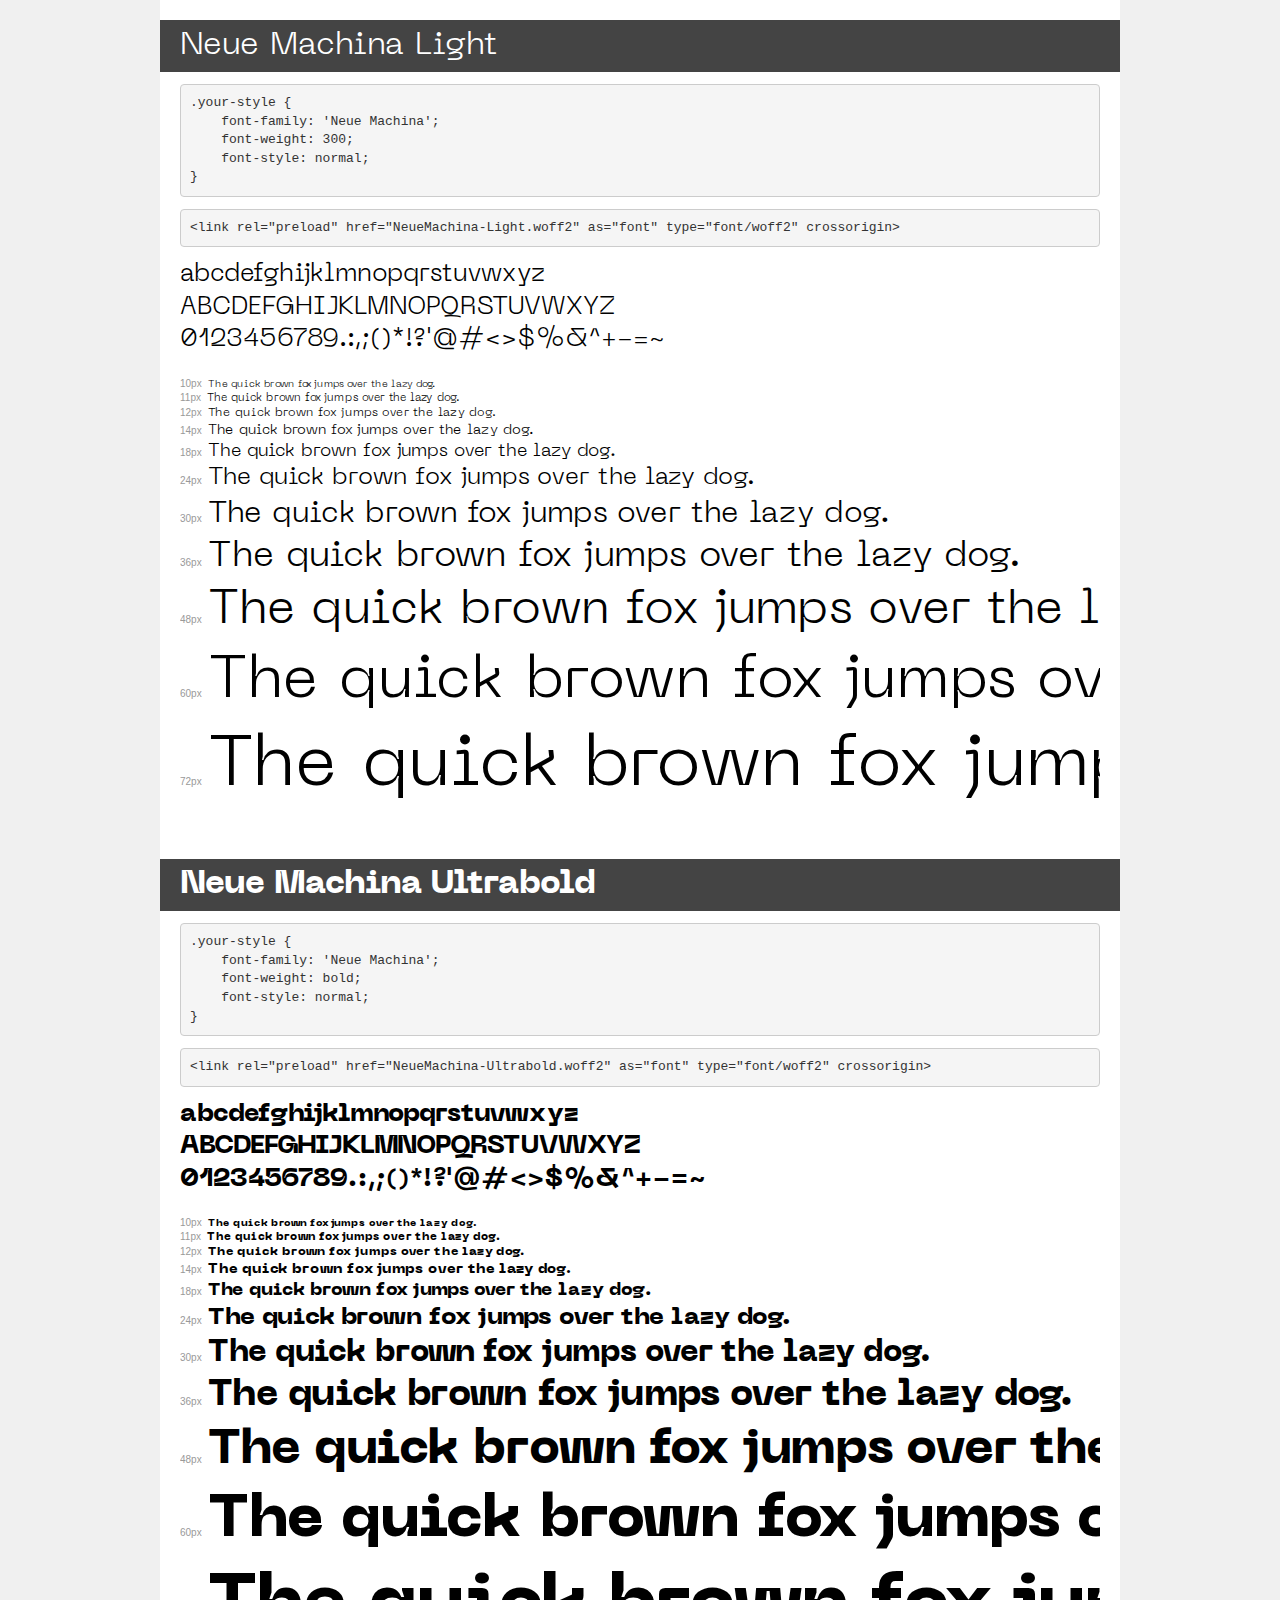
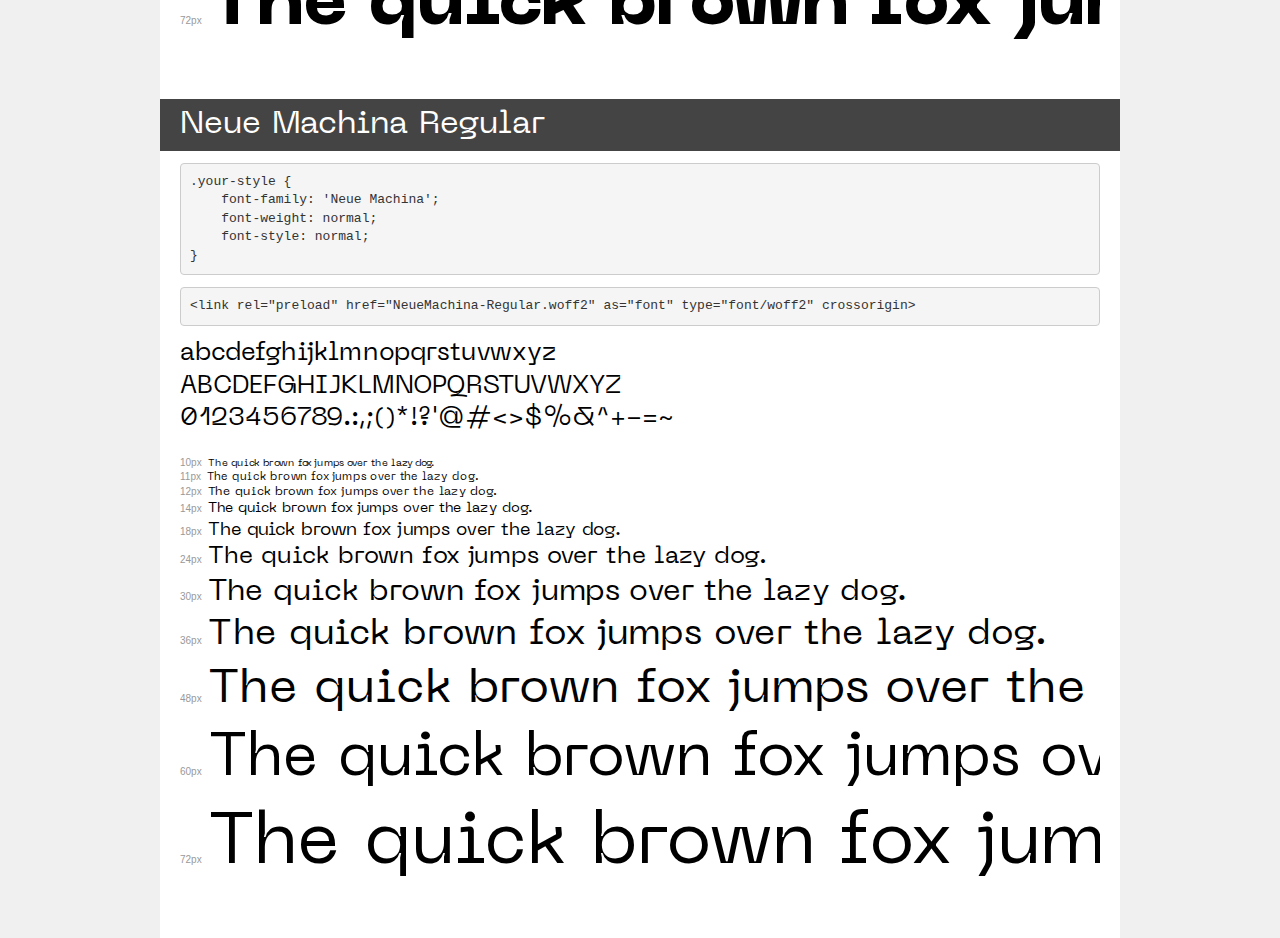
<file: fonts/transfonter.org-20231012-055249/demo.html>
<!DOCTYPE html>
<html lang="en">
<head>
    <meta charset="utf-8">
    <meta http-equiv="X-UA-Compatible" content="IE=edge">
    <meta name="viewport" content="width=device-width, initial-scale=1">
    <meta name="robots" content="noindex, noarchive">
    <meta name="format-detection" content="telephone=no">
    <title>Transfonter demo</title>
    <link href="stylesheet.css" rel="stylesheet">
    <style>
        /*
        http://meyerweb.com/eric/tools/css/reset/
        v2.0 | 20110126
        License: none (public domain)
        */
        html, body, div, span, applet, object, iframe,
        h1, h2, h3, h4, h5, h6, p, blockquote, pre,
        a, abbr, acronym, address, big, cite, code,
        del, dfn, em, img, ins, kbd, q, s, samp,
        small, strike, strong, sub, sup, tt, var,
        b, u, i, center,
        dl, dt, dd, ol, ul, li,
        fieldset, form, label, legend,
        table, caption, tbody, tfoot, thead, tr, th, td,
        article, aside, canvas, details, embed,
        figure, figcaption, footer, header, hgroup,
        menu, nav, output, ruby, section, summary,
        time, mark, audio, video {
            margin: 0;
            padding: 0;
            border: 0;
            font-size: 100%;
            font: inherit;
            vertical-align: baseline;
        }
        /* HTML5 display-role reset for older browsers */
        article, aside, details, figcaption, figure,
        footer, header, hgroup, menu, nav, section {
            display: block;
        }
        body {
            line-height: 1;
        }
        ol, ul {
            list-style: none;
        }
        blockquote, q {
            quotes: none;
        }
        blockquote:before, blockquote:after,
        q:before, q:after {
            content: '';
            content: none;
        }
        table {
            border-collapse: collapse;
            border-spacing: 0;
        }
        /* demo styles */
        body {
            background: #f0f0f0;
            color: #000;
        }
        .page {
            background: #fff;
            width: 920px;
            margin: 0 auto;
            padding: 20px 20px 0 20px;
            overflow: hidden;
        }
        .font-container {
            overflow-x: auto;
            overflow-y: hidden;
            margin-bottom: 40px;
            line-height: 1.3;
            white-space: nowrap;
            padding-bottom: 5px;
        }
        h1 {
            position: relative;
            background: #444;
            font-size: 32px;
            color: #fff;
            padding: 10px 20px;
            margin: 0 -20px 12px -20px;
        }
        .letters {
            font-size: 25px;
            margin-bottom: 20px;
        }
        .s10:before {
            content: '10px';
        }
        .s11:before {
            content: '11px';
        }
        .s12:before {
            content: '12px';
        }
        .s14:before {
            content: '14px';
        }
        .s18:before {
            content: '18px';
        }
        .s24:before {
            content: '24px';
        }
        .s30:before {
            content: '30px';
        }
        .s36:before {
            content: '36px';
        }
        .s48:before {
            content: '48px';
        }
        .s60:before {
            content: '60px';
        }
        .s72:before {
            content: '72px';
        }
        .s10:before, .s11:before, .s12:before, .s14:before,
        .s18:before, .s24:before, .s30:before, .s36:before,
        .s48:before, .s60:before, .s72:before {
            font-family: Arial, sans-serif;
            font-size: 10px;
            font-weight: normal;
            font-style: normal;
            color: #999;
            padding-right: 6px;
        }
        pre {
            display: block;
            padding: 9px;
            margin: 0 0 12px;
            font-family: Monaco, Menlo, Consolas, "Courier New", monospace;
            font-size: 13px;
            line-height: 1.428571429;
            color: #333;
            font-weight: normal;
            font-style: normal;
            background-color: #f5f5f5;
            border: 1px solid #ccc;
            overflow-x: auto;
            border-radius: 4px;
        }
        /* responsive */
        @media (max-width: 959px) {
            .page {
                width: auto;
                margin: 0;
            }
        }
    </style>
</head>
<body>
<div class="page">
    <div class="demo">
        <h1 style="font-family: 'Neue Machina'; font-weight: 300; font-style: normal;">Neue Machina Light</h1>
        <pre title="Usage">.your-style {
    font-family: 'Neue Machina';
    font-weight: 300;
    font-style: normal;
}</pre>
        <pre title="Preload (optional)">
&lt;link rel=&quot;preload&quot; href=&quot;NeueMachina-Light.woff2&quot; as=&quot;font&quot; type=&quot;font/woff2&quot; crossorigin&gt;</pre>
        <div class="font-container" style="font-family: 'Neue Machina'; font-weight: 300; font-style: normal;">
            <p class="letters">
                abcdefghijklmnopqrstuvwxyz<br>
ABCDEFGHIJKLMNOPQRSTUVWXYZ<br>
                0123456789.:,;()*!?'@#&lt;&gt;$%&^+-=~
            </p>
            <p class="s10" style="font-size: 10px;">The quick brown fox jumps over the lazy dog.</p>
            <p class="s11" style="font-size: 11px;">The quick brown fox jumps over the lazy dog.</p>
            <p class="s12" style="font-size: 12px;">The quick brown fox jumps over the lazy dog.</p>
            <p class="s14" style="font-size: 14px;">The quick brown fox jumps over the lazy dog.</p>
            <p class="s18" style="font-size: 18px;">The quick brown fox jumps over the lazy dog.</p>
            <p class="s24" style="font-size: 24px;">The quick brown fox jumps over the lazy dog.</p>
            <p class="s30" style="font-size: 30px;">The quick brown fox jumps over the lazy dog.</p>
            <p class="s36" style="font-size: 36px;">The quick brown fox jumps over the lazy dog.</p>
            <p class="s48" style="font-size: 48px;">The quick brown fox jumps over the lazy dog.</p>
            <p class="s60" style="font-size: 60px;">The quick brown fox jumps over the lazy dog.</p>
            <p class="s72" style="font-size: 72px;">The quick brown fox jumps over the lazy dog.</p>
        </div>
    </div>

    <div class="demo">
        <h1 style="font-family: 'Neue Machina'; font-weight: bold; font-style: normal;">Neue Machina Ultrabold</h1>
        <pre title="Usage">.your-style {
    font-family: 'Neue Machina';
    font-weight: bold;
    font-style: normal;
}</pre>
        <pre title="Preload (optional)">
&lt;link rel=&quot;preload&quot; href=&quot;NeueMachina-Ultrabold.woff2&quot; as=&quot;font&quot; type=&quot;font/woff2&quot; crossorigin&gt;</pre>
        <div class="font-container" style="font-family: 'Neue Machina'; font-weight: bold; font-style: normal;">
            <p class="letters">
                abcdefghijklmnopqrstuvwxyz<br>
ABCDEFGHIJKLMNOPQRSTUVWXYZ<br>
                0123456789.:,;()*!?'@#&lt;&gt;$%&^+-=~
            </p>
            <p class="s10" style="font-size: 10px;">The quick brown fox jumps over the lazy dog.</p>
            <p class="s11" style="font-size: 11px;">The quick brown fox jumps over the lazy dog.</p>
            <p class="s12" style="font-size: 12px;">The quick brown fox jumps over the lazy dog.</p>
            <p class="s14" style="font-size: 14px;">The quick brown fox jumps over the lazy dog.</p>
            <p class="s18" style="font-size: 18px;">The quick brown fox jumps over the lazy dog.</p>
            <p class="s24" style="font-size: 24px;">The quick brown fox jumps over the lazy dog.</p>
            <p class="s30" style="font-size: 30px;">The quick brown fox jumps over the lazy dog.</p>
            <p class="s36" style="font-size: 36px;">The quick brown fox jumps over the lazy dog.</p>
            <p class="s48" style="font-size: 48px;">The quick brown fox jumps over the lazy dog.</p>
            <p class="s60" style="font-size: 60px;">The quick brown fox jumps over the lazy dog.</p>
            <p class="s72" style="font-size: 72px;">The quick brown fox jumps over the lazy dog.</p>
        </div>
    </div>

    <div class="demo">
        <h1 style="font-family: 'Neue Machina'; font-weight: normal; font-style: normal;">Neue Machina Regular</h1>
        <pre title="Usage">.your-style {
    font-family: 'Neue Machina';
    font-weight: normal;
    font-style: normal;
}</pre>
        <pre title="Preload (optional)">
&lt;link rel=&quot;preload&quot; href=&quot;NeueMachina-Regular.woff2&quot; as=&quot;font&quot; type=&quot;font/woff2&quot; crossorigin&gt;</pre>
        <div class="font-container" style="font-family: 'Neue Machina'; font-weight: normal; font-style: normal;">
            <p class="letters">
                abcdefghijklmnopqrstuvwxyz<br>
ABCDEFGHIJKLMNOPQRSTUVWXYZ<br>
                0123456789.:,;()*!?'@#&lt;&gt;$%&^+-=~
            </p>
            <p class="s10" style="font-size: 10px;">The quick brown fox jumps over the lazy dog.</p>
            <p class="s11" style="font-size: 11px;">The quick brown fox jumps over the lazy dog.</p>
            <p class="s12" style="font-size: 12px;">The quick brown fox jumps over the lazy dog.</p>
            <p class="s14" style="font-size: 14px;">The quick brown fox jumps over the lazy dog.</p>
            <p class="s18" style="font-size: 18px;">The quick brown fox jumps over the lazy dog.</p>
            <p class="s24" style="font-size: 24px;">The quick brown fox jumps over the lazy dog.</p>
            <p class="s30" style="font-size: 30px;">The quick brown fox jumps over the lazy dog.</p>
            <p class="s36" style="font-size: 36px;">The quick brown fox jumps over the lazy dog.</p>
            <p class="s48" style="font-size: 48px;">The quick brown fox jumps over the lazy dog.</p>
            <p class="s60" style="font-size: 60px;">The quick brown fox jumps over the lazy dog.</p>
            <p class="s72" style="font-size: 72px;">The quick brown fox jumps over the lazy dog.</p>
        </div>
    </div>

</div>
</body>
</html>
</file>
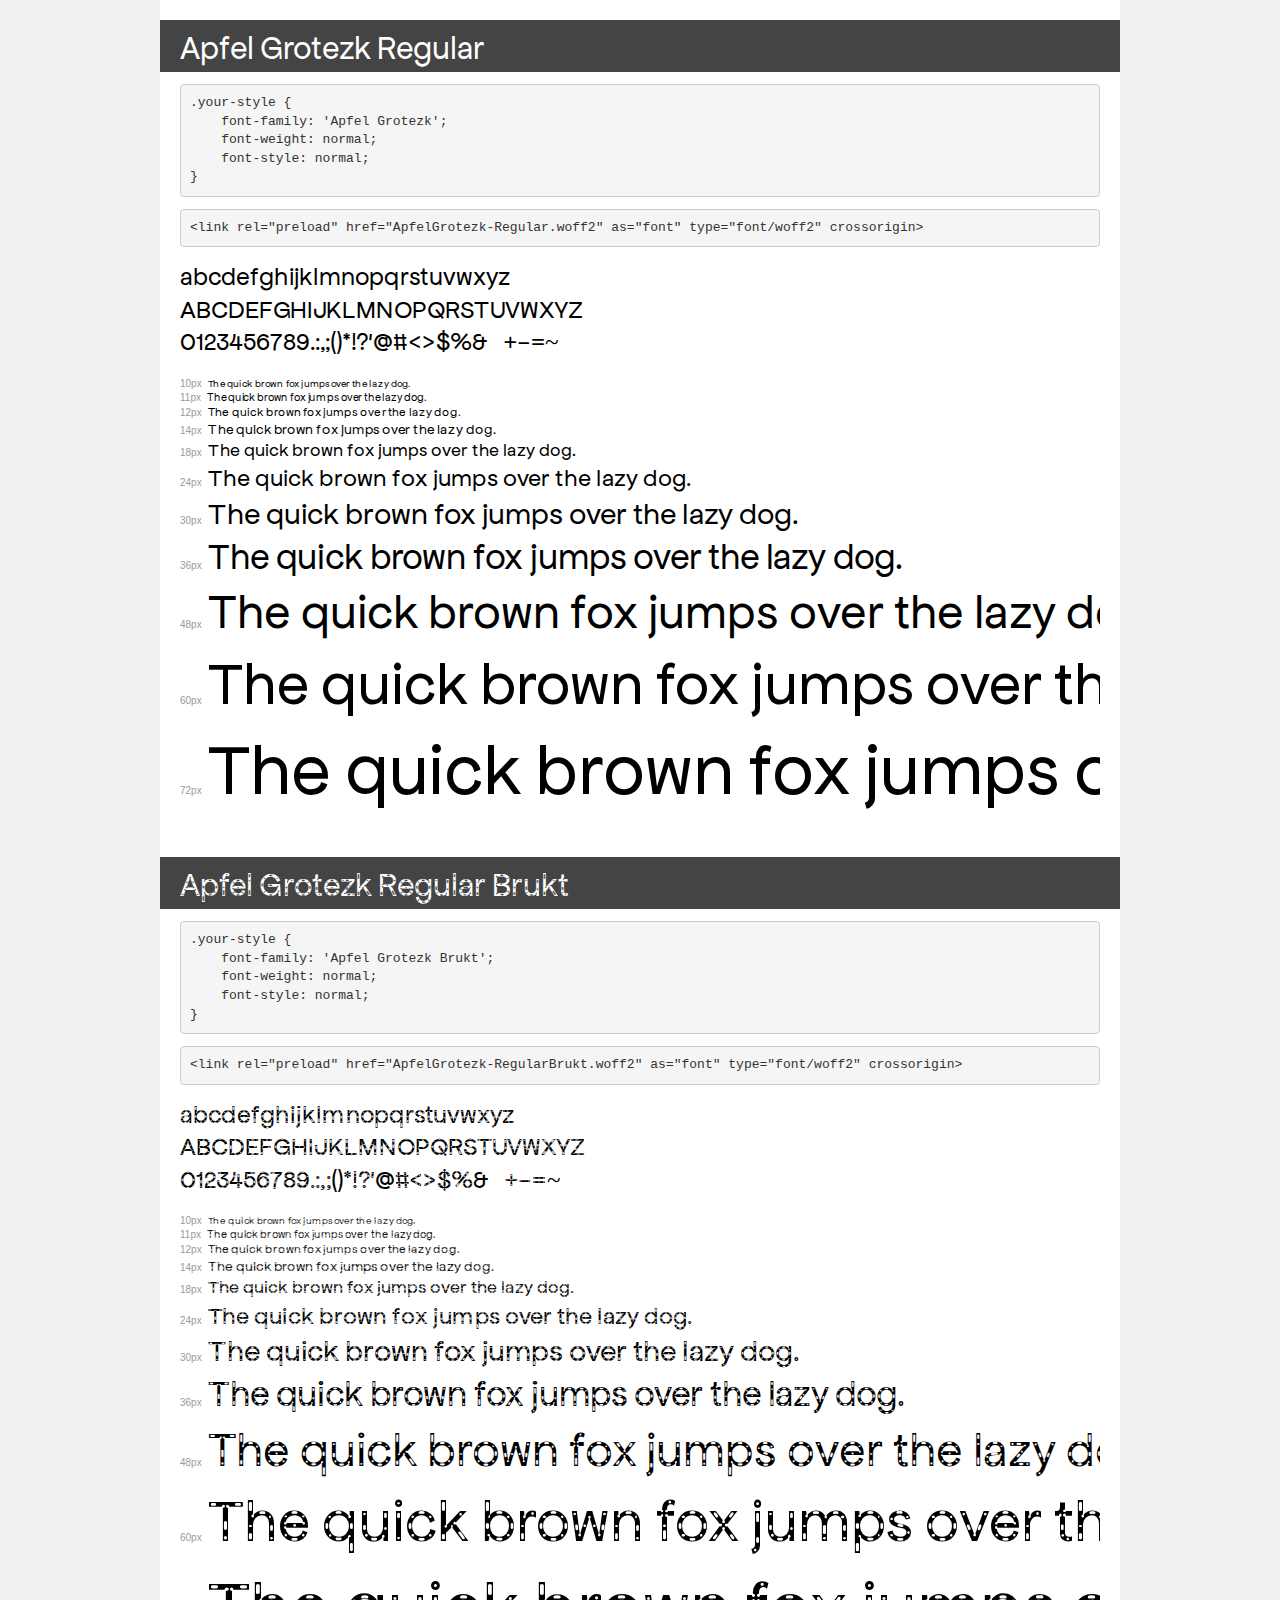
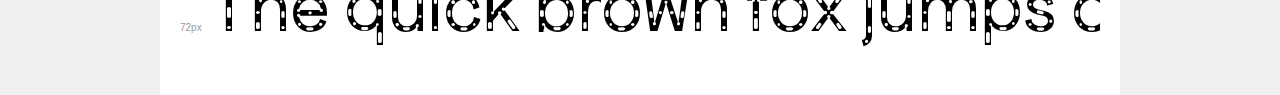
<file: fonts/transfonter.org-20231012-055628/demo.html>
<!DOCTYPE html>
<html lang="en">
<head>
    <meta charset="utf-8">
    <meta http-equiv="X-UA-Compatible" content="IE=edge">
    <meta name="viewport" content="width=device-width, initial-scale=1">
    <meta name="robots" content="noindex, noarchive">
    <meta name="format-detection" content="telephone=no">
    <title>Transfonter demo</title>
    <link href="stylesheet.css" rel="stylesheet">
    <style>
        /*
        http://meyerweb.com/eric/tools/css/reset/
        v2.0 | 20110126
        License: none (public domain)
        */
        html, body, div, span, applet, object, iframe,
        h1, h2, h3, h4, h5, h6, p, blockquote, pre,
        a, abbr, acronym, address, big, cite, code,
        del, dfn, em, img, ins, kbd, q, s, samp,
        small, strike, strong, sub, sup, tt, var,
        b, u, i, center,
        dl, dt, dd, ol, ul, li,
        fieldset, form, label, legend,
        table, caption, tbody, tfoot, thead, tr, th, td,
        article, aside, canvas, details, embed,
        figure, figcaption, footer, header, hgroup,
        menu, nav, output, ruby, section, summary,
        time, mark, audio, video {
            margin: 0;
            padding: 0;
            border: 0;
            font-size: 100%;
            font: inherit;
            vertical-align: baseline;
        }
        /* HTML5 display-role reset for older browsers */
        article, aside, details, figcaption, figure,
        footer, header, hgroup, menu, nav, section {
            display: block;
        }
        body {
            line-height: 1;
        }
        ol, ul {
            list-style: none;
        }
        blockquote, q {
            quotes: none;
        }
        blockquote:before, blockquote:after,
        q:before, q:after {
            content: '';
            content: none;
        }
        table {
            border-collapse: collapse;
            border-spacing: 0;
        }
        /* demo styles */
        body {
            background: #f0f0f0;
            color: #000;
        }
        .page {
            background: #fff;
            width: 920px;
            margin: 0 auto;
            padding: 20px 20px 0 20px;
            overflow: hidden;
        }
        .font-container {
            overflow-x: auto;
            overflow-y: hidden;
            margin-bottom: 40px;
            line-height: 1.3;
            white-space: nowrap;
            padding-bottom: 5px;
        }
        h1 {
            position: relative;
            background: #444;
            font-size: 32px;
            color: #fff;
            padding: 10px 20px;
            margin: 0 -20px 12px -20px;
        }
        .letters {
            font-size: 25px;
            margin-bottom: 20px;
        }
        .s10:before {
            content: '10px';
        }
        .s11:before {
            content: '11px';
        }
        .s12:before {
            content: '12px';
        }
        .s14:before {
            content: '14px';
        }
        .s18:before {
            content: '18px';
        }
        .s24:before {
            content: '24px';
        }
        .s30:before {
            content: '30px';
        }
        .s36:before {
            content: '36px';
        }
        .s48:before {
            content: '48px';
        }
        .s60:before {
            content: '60px';
        }
        .s72:before {
            content: '72px';
        }
        .s10:before, .s11:before, .s12:before, .s14:before,
        .s18:before, .s24:before, .s30:before, .s36:before,
        .s48:before, .s60:before, .s72:before {
            font-family: Arial, sans-serif;
            font-size: 10px;
            font-weight: normal;
            font-style: normal;
            color: #999;
            padding-right: 6px;
        }
        pre {
            display: block;
            padding: 9px;
            margin: 0 0 12px;
            font-family: Monaco, Menlo, Consolas, "Courier New", monospace;
            font-size: 13px;
            line-height: 1.428571429;
            color: #333;
            font-weight: normal;
            font-style: normal;
            background-color: #f5f5f5;
            border: 1px solid #ccc;
            overflow-x: auto;
            border-radius: 4px;
        }
        /* responsive */
        @media (max-width: 959px) {
            .page {
                width: auto;
                margin: 0;
            }
        }
    </style>
</head>
<body>
<div class="page">
    <div class="demo">
        <h1 style="font-family: 'Apfel Grotezk'; font-weight: normal; font-style: normal;">Apfel Grotezk Regular</h1>
        <pre title="Usage">.your-style {
    font-family: 'Apfel Grotezk';
    font-weight: normal;
    font-style: normal;
}</pre>
        <pre title="Preload (optional)">
&lt;link rel=&quot;preload&quot; href=&quot;ApfelGrotezk-Regular.woff2&quot; as=&quot;font&quot; type=&quot;font/woff2&quot; crossorigin&gt;</pre>
        <div class="font-container" style="font-family: 'Apfel Grotezk'; font-weight: normal; font-style: normal;">
            <p class="letters">
                abcdefghijklmnopqrstuvwxyz<br>
ABCDEFGHIJKLMNOPQRSTUVWXYZ<br>
                0123456789.:,;()*!?'@#&lt;&gt;$%&^+-=~
            </p>
            <p class="s10" style="font-size: 10px;">The quick brown fox jumps over the lazy dog.</p>
            <p class="s11" style="font-size: 11px;">The quick brown fox jumps over the lazy dog.</p>
            <p class="s12" style="font-size: 12px;">The quick brown fox jumps over the lazy dog.</p>
            <p class="s14" style="font-size: 14px;">The quick brown fox jumps over the lazy dog.</p>
            <p class="s18" style="font-size: 18px;">The quick brown fox jumps over the lazy dog.</p>
            <p class="s24" style="font-size: 24px;">The quick brown fox jumps over the lazy dog.</p>
            <p class="s30" style="font-size: 30px;">The quick brown fox jumps over the lazy dog.</p>
            <p class="s36" style="font-size: 36px;">The quick brown fox jumps over the lazy dog.</p>
            <p class="s48" style="font-size: 48px;">The quick brown fox jumps over the lazy dog.</p>
            <p class="s60" style="font-size: 60px;">The quick brown fox jumps over the lazy dog.</p>
            <p class="s72" style="font-size: 72px;">The quick brown fox jumps over the lazy dog.</p>
        </div>
    </div>

    <div class="demo">
        <h1 style="font-family: 'Apfel Grotezk Brukt'; font-weight: normal; font-style: normal;">Apfel Grotezk Regular Brukt</h1>
        <pre title="Usage">.your-style {
    font-family: 'Apfel Grotezk Brukt';
    font-weight: normal;
    font-style: normal;
}</pre>
        <pre title="Preload (optional)">
&lt;link rel=&quot;preload&quot; href=&quot;ApfelGrotezk-RegularBrukt.woff2&quot; as=&quot;font&quot; type=&quot;font/woff2&quot; crossorigin&gt;</pre>
        <div class="font-container" style="font-family: 'Apfel Grotezk Brukt'; font-weight: normal; font-style: normal;">
            <p class="letters">
                abcdefghijklmnopqrstuvwxyz<br>
ABCDEFGHIJKLMNOPQRSTUVWXYZ<br>
                0123456789.:,;()*!?'@#&lt;&gt;$%&^+-=~
            </p>
            <p class="s10" style="font-size: 10px;">The quick brown fox jumps over the lazy dog.</p>
            <p class="s11" style="font-size: 11px;">The quick brown fox jumps over the lazy dog.</p>
            <p class="s12" style="font-size: 12px;">The quick brown fox jumps over the lazy dog.</p>
            <p class="s14" style="font-size: 14px;">The quick brown fox jumps over the lazy dog.</p>
            <p class="s18" style="font-size: 18px;">The quick brown fox jumps over the lazy dog.</p>
            <p class="s24" style="font-size: 24px;">The quick brown fox jumps over the lazy dog.</p>
            <p class="s30" style="font-size: 30px;">The quick brown fox jumps over the lazy dog.</p>
            <p class="s36" style="font-size: 36px;">The quick brown fox jumps over the lazy dog.</p>
            <p class="s48" style="font-size: 48px;">The quick brown fox jumps over the lazy dog.</p>
            <p class="s60" style="font-size: 60px;">The quick brown fox jumps over the lazy dog.</p>
            <p class="s72" style="font-size: 72px;">The quick brown fox jumps over the lazy dog.</p>
        </div>
    </div>

</div>
</body>
</html>
</file>
<file: fonts/transfonter.org-20231012-055249/stylesheet.css>
@font-face {
    font-family: 'Neue Machina';
    src: url('NeueMachina-Light.woff2') format('woff2'),
        url('NeueMachina-Light.woff') format('woff');
    font-weight: 300;
    font-style: normal;
    font-display: swap;
}

@font-face {
    font-family: 'Neue Machina';
    src: url('NeueMachina-Ultrabold.woff2') format('woff2'),
        url('NeueMachina-Ultrabold.woff') format('woff');
    font-weight: bold;
    font-style: normal;
    font-display: swap;
}

@font-face {
    font-family: 'Neue Machina';
    src: url('NeueMachina-Regular.woff2') format('woff2'),
        url('NeueMachina-Regular.woff') format('woff');
    font-weight: normal;
    font-style: normal;
    font-display: swap;
}
</file>
<file: fonts/transfonter.org-20231012-055628/stylesheet.css>
@font-face {
    font-family: 'Apfel Grotezk';
    src: url('ApfelGrotezk-Regular.woff2') format('woff2'),
        url('ApfelGrotezk-Regular.woff') format('woff');
    font-weight: normal;
    font-style: normal;
    font-display: swap;
}

@font-face {
    font-family: 'Apfel Grotezk Brukt';
    src: url('ApfelGrotezk-RegularBrukt.woff2') format('woff2'),
        url('ApfelGrotezk-RegularBrukt.woff') format('woff');
    font-weight: normal;
    font-style: normal;
    font-display: swap;
}
</file>
